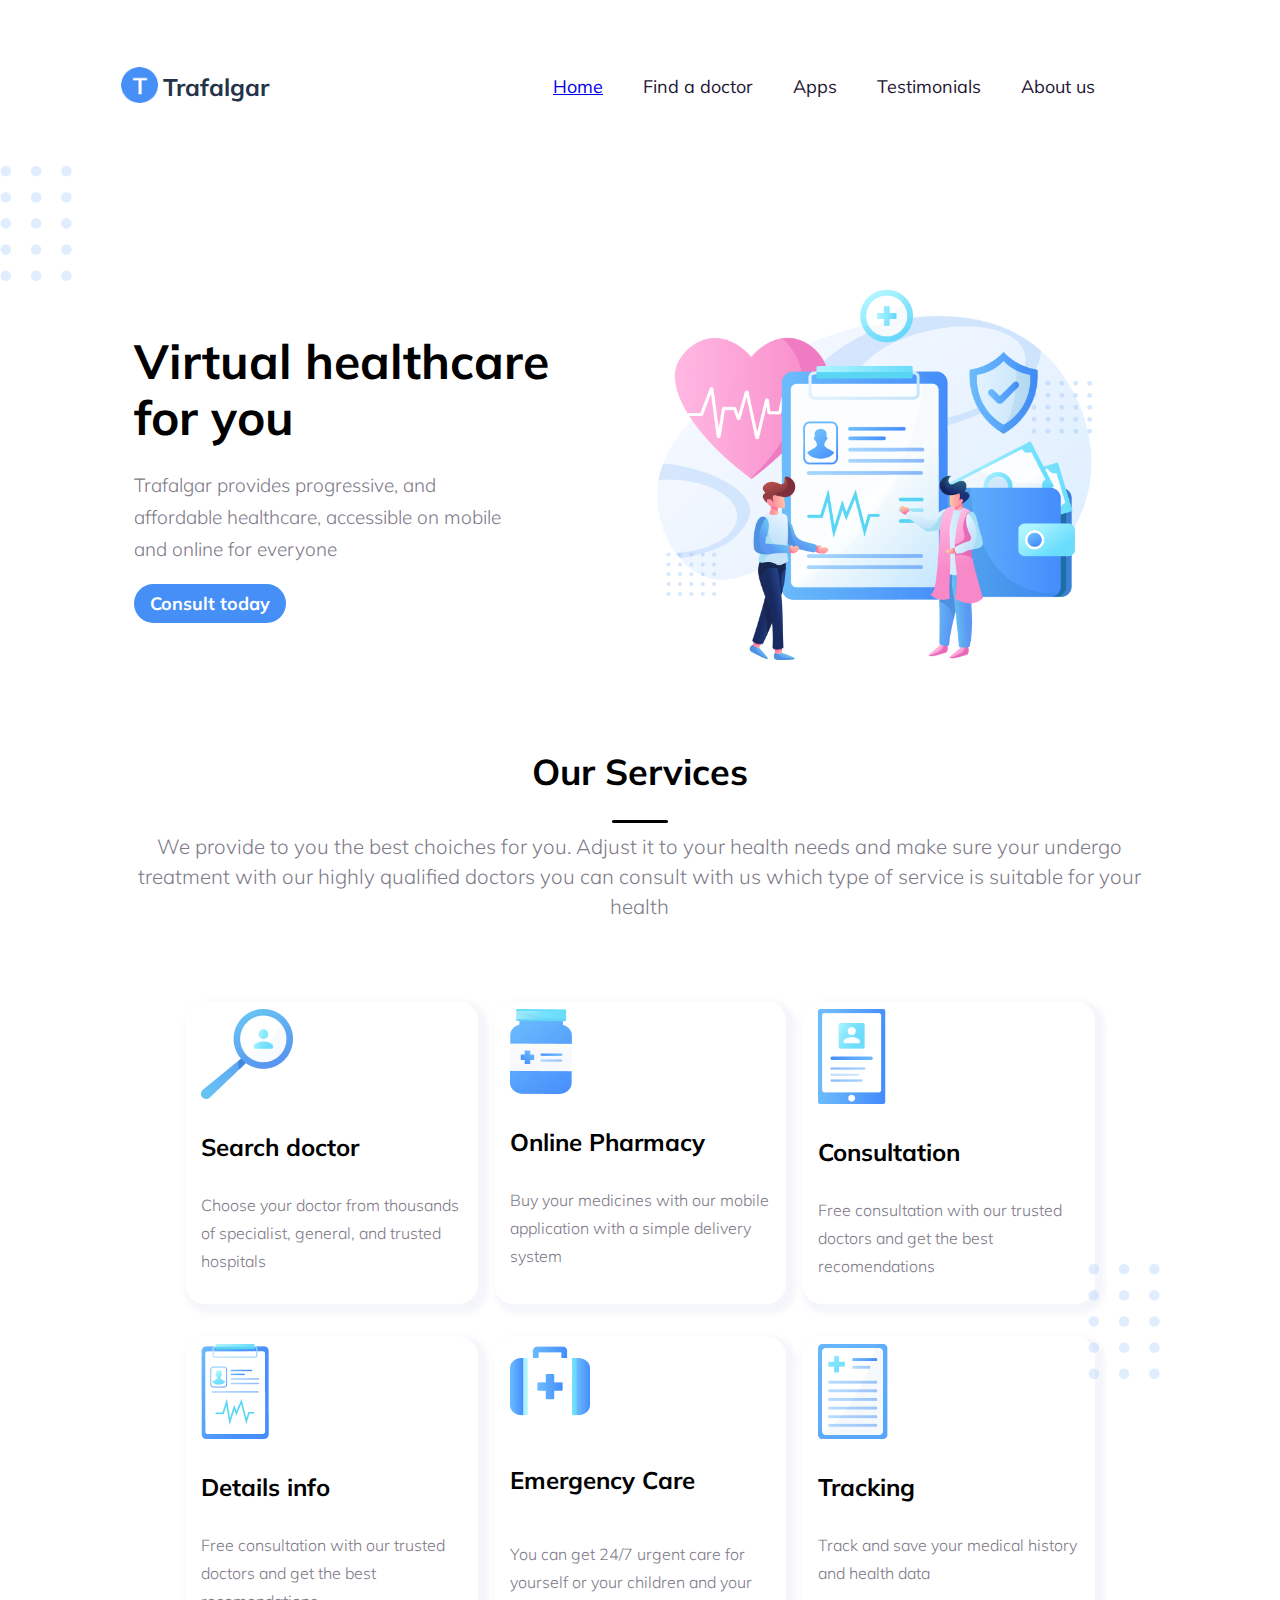
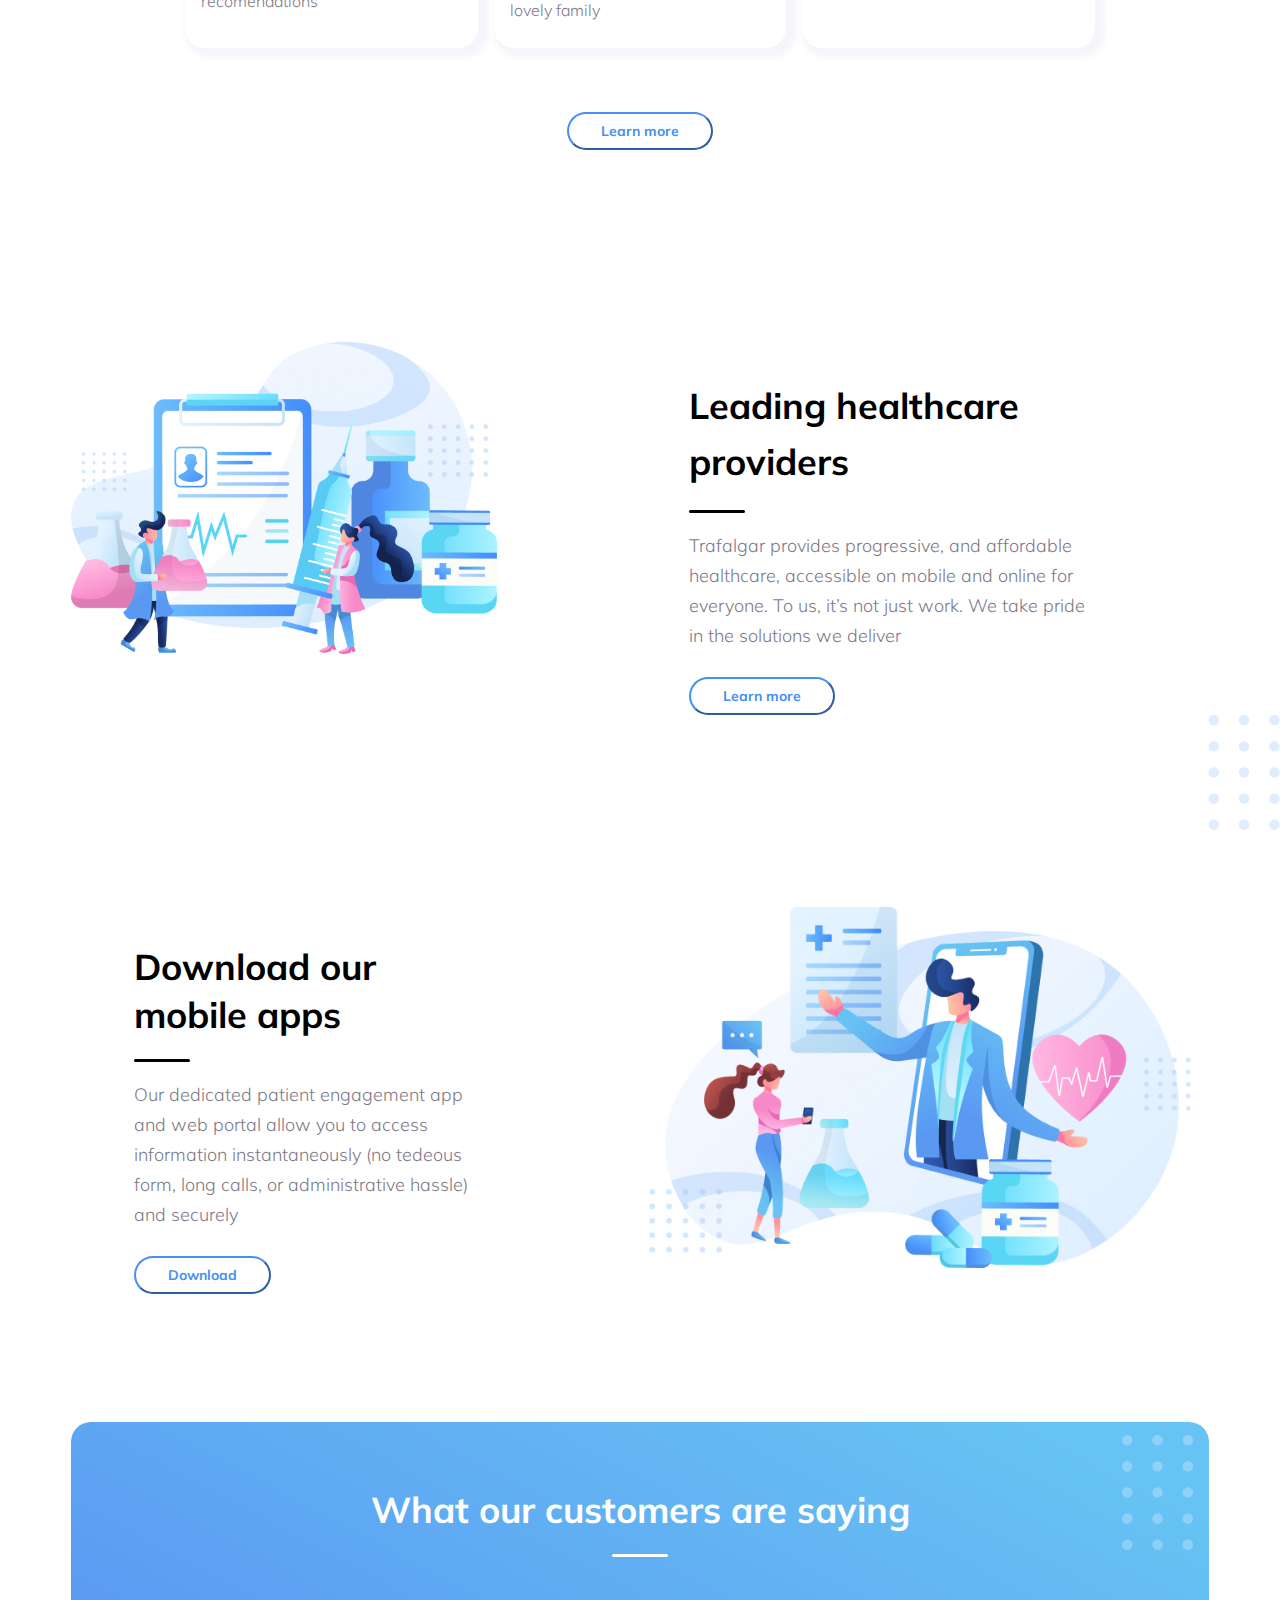
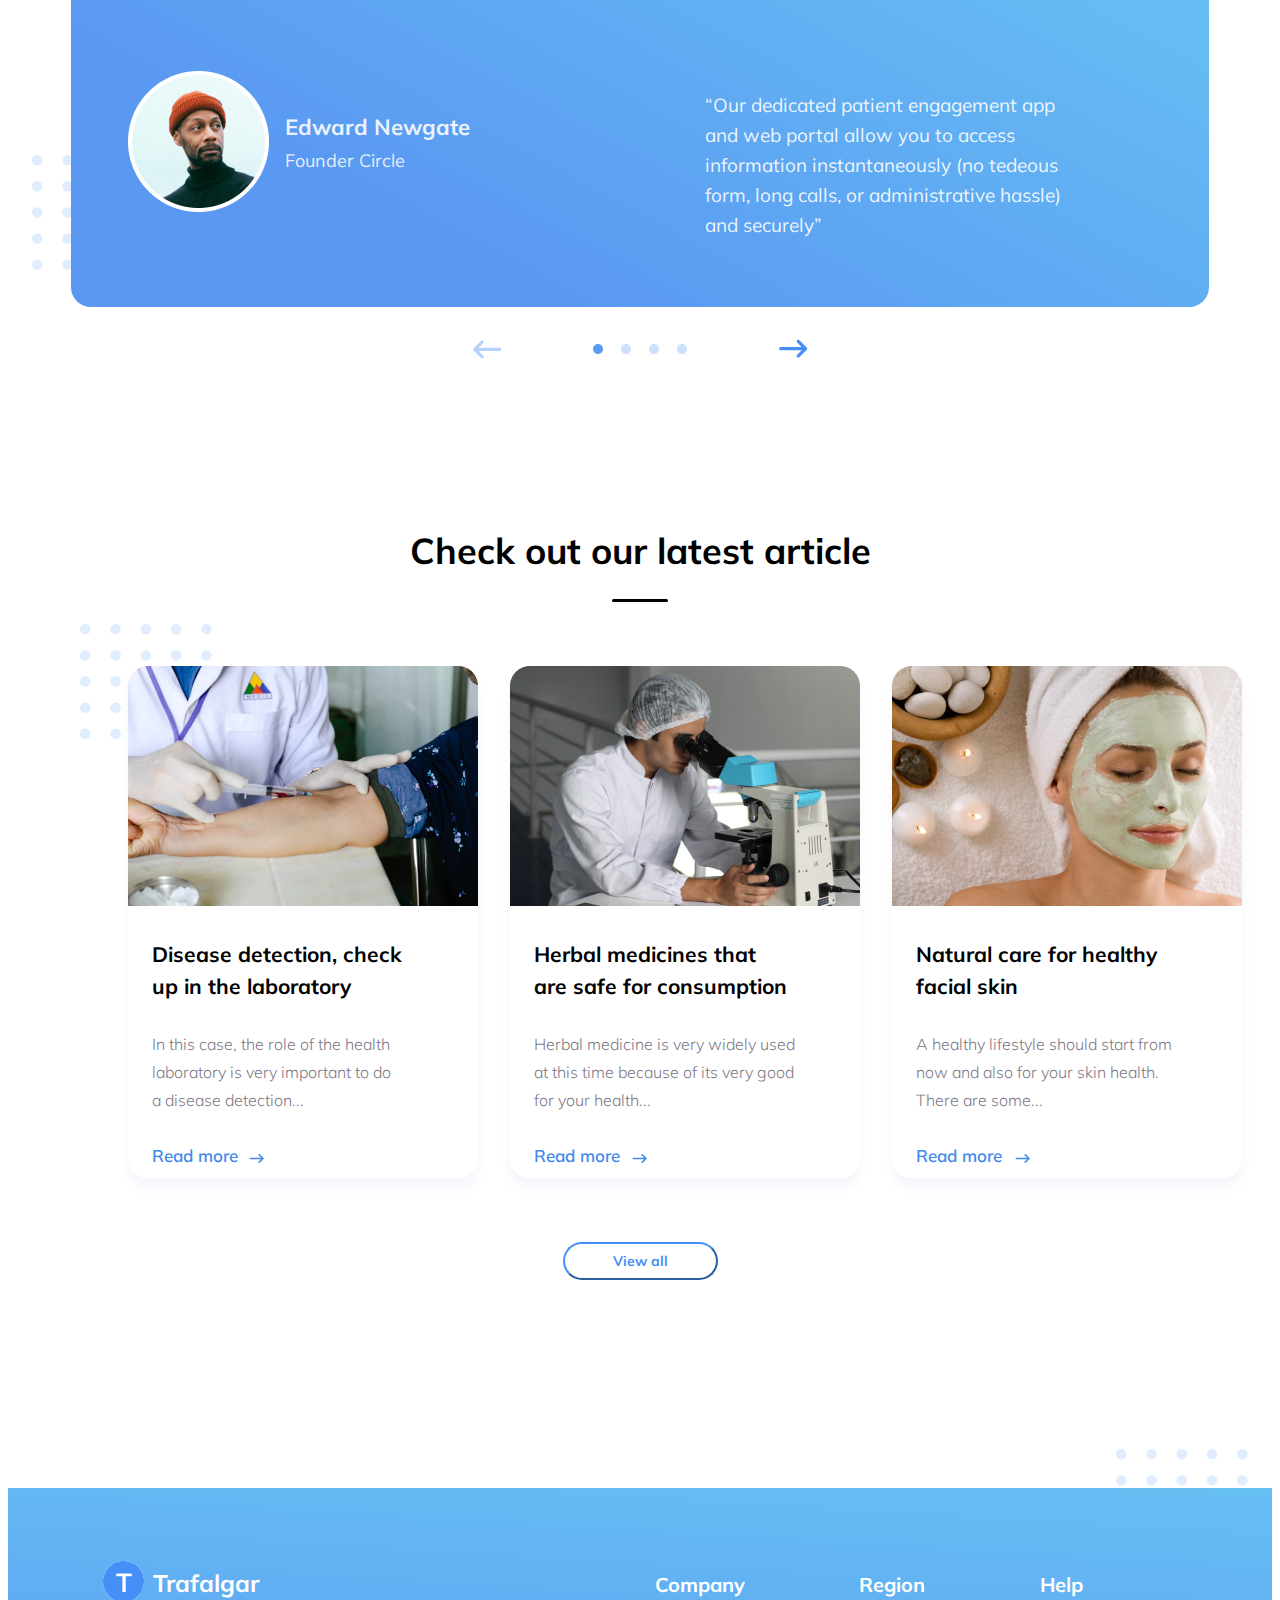
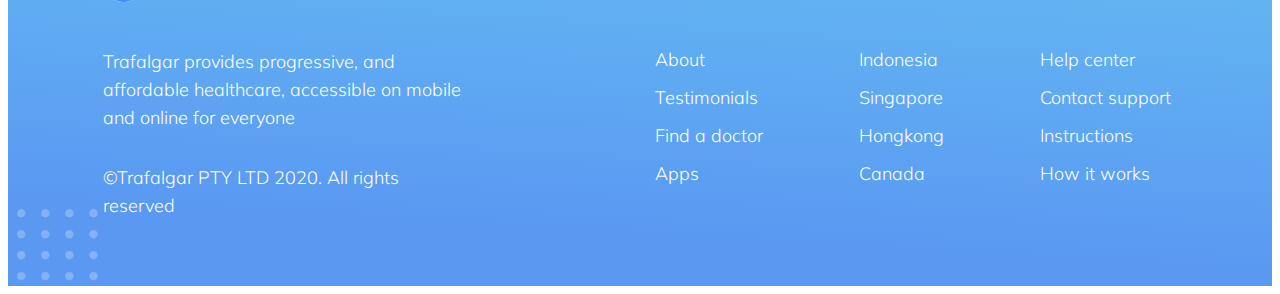
<file: index.html>
<!DOCTYPE html>
<html lang="en">
<head>
    <meta charset="UTF-8">
    <meta name="viewport" content="width=device-width, initial-scale=1.0">
    <title>Trafalgar</title>
    <link rel="preconnect" href="https://fonts.googleapis.com">
<link rel="preconnect" href="https://fonts.gstatic.com" crossorigin>
<link href="https://fonts.googleapis.com/css2?family=Mulish:ital,wght@0,200..1000;1,200..1000&display=swap" rel="stylesheet">
    <link rel="stylesheet" href="style.css"/>
</head>
<body>
    <div class="container">
        <div class="trafalgartop">
            <header>
                <div class="trafalgarlogodesign">
                <div class="trafalgarlogo">
                    <img src="images/Trafalgar logo.png" alt="Tlogo"/>
                </div>
                <div class="trafalgartext">
                    <h4>Trafalgar</h4>
                </div>
                </div>

                <nav>
                  <li>
                    <a href="/signup.html">Home</a>
                </li>
                  <li>Find a doctor</li>
                  <li>Apps</li>
                  <li>Testimonials</li>
                  <li>About us</li>
                </nav>
               </header>

               <div class="startop">
                <img src="images/traftopleft.png" alt="trafalgar"/> 
               </div>

               <div class="secondpart">
                <div class="virtualword">
                    <h3>Virtual healthcare 
                        for you</h3>
                        <p>Trafalgar provides progressive, and affordable 
                            healthcare, accessible on mobile and online 
                            for everyone</p>
                            <div class="btn">
                            <button> Consult today</button>
                            </div>
                </div>
                <div class="virtualimage">
                    <img src="images/topright.png" alt="meet"/>
                 </div>

               </div>
              
               </div>

               <div class="servicespart">
                <div class="serviceshead">
                    <div class="servicestext">
                        <h3>Our Services</h3>
                        <hr>
                        <p>We provide to you the best choiches for you. Adjust it to your health needs and make sure your undergo treatment with our highly qualified doctors you can consult with us which type of service is suitable for your health</p>
                    </div>
                  <div class="allservices">
                    <div class="servicesboxes1">
                        <div class="doc">
                            <img src="images/search.png" alt="search"/>
                            <h4>Search doctor</h4>
                            <p>Choose your doctor from thousands of specialist, general, and trusted hospitals</p>
                        </div>
                        <div class="Pharmacy">
                            <img src="images/drugcan.png" alt="drugcan"/>
                            <h4>Online Pharmacy</h4>
                            <p>Buy  your medicines with our mobile application with a simple delivery system</p>
                        </div>
                        <div class="report">
                            <img src="images/reportname.png" alt="reportname"/>
                            <h4>Consultation</h4>
                            <p>Free consultation with our trusted doctors and get the best recomendations</p>
                        </div>

                    </div>

                    <div class="servicesbox2">
                        <div class="filled">
                            <img src="images/filledreport.png" alt="filledreport"/>
                            <h4>Details info</h4>
                            <p>Free consultation with our trusted doctors and get the best recomendations</p>
                        </div>
                        <div class="firstaid">
                            <img src="images/firstaid.png" alt="firstaid"/>
                            <h4>Emergency Care</h4>
                            <p>You can get 24/7 urgent care for yourself or your children and your
                                lovely family</p>
                        </div>
                        <div class="reporter">
                            <img src="images/report.png" alt="report"/>
                            <h4>Tracking</h4>
                            <p> Track and save your medical history and health data </p>
                        </div>
                        </div>
                    </div>


                    <div class="star">
                        <img src="images/star.png"alt="star"/>
                    </div>
                    </div>
                    
                        
                    

                    <div class="learnbtn">
                        <button>Learn more</button>
                    </div>

                    <!-- <div class="bubblepicture">
                        <img src="images/bubble.png"alt="bubble"/>
                    </div> -->
                </div>


                   <div class="leading">
                    <div class="leadingflex">
                        <div class="leadingimage">
                        <img src="images/middleleft.png" alt="images/middleleft"/>
                        </div>

                        <div class="providers">
                            <h3>Leading healthcare providers</h3>
                            <hr>
                            <P>Trafalgar provides progressive, and affordable healthcare, accessible on mobile and online for everyone. To us, it’s not just work. We take pride 
                                in the solutions we deliver</P>

                                <div class="providerbtn">
                                    <button>Learn more</button>
                                </div>
                        </div>
                    </div>


                    <div class="starone">
                        <img src="images/star.png"alt="star"/>
                    </div>
                    </div>

                    <div class="leading2">
                    <div class="apps">
                        <div class="appdownload">
                            <h3>Download our 
                                mobile apps</h3>
                            <hr>
                            <P>Our dedicated patient engagement app and 
                                web portal allow you to access information instantaneously (no tedeous form, long calls, 
                                or administrative hassle) and securely</P>

                                <div class="downloadbtn">
                                    <button>Download</button>
                                </div>
                        </div>

                        <div class="providers">
                            <img src="images/bottomright.png" alt="bottomright"/>
                        </div>
                    </div>

                </div>
        

               <div class="mainsection">
                <div class="imagesection">
                        <div class="imagetext1">
                            <h3>What our customers are saying</h3>
                            <hr>
                        </div>

                        <div class="imageflex">
                         <div class="flex1">
                            <div class="mansection">
                                <img src="images/man.png" alt="man"/>
                            </div>


                            <div class="flexword">
                                <h3>Edward Newgate</h3>
                                <p>Founder Circle</p>
                            </div>
                            

                            <div class="wordingside">
                                <p>“Our dedicated patient engagement app and 
                                    web portal allow you to access information instantaneously (no tedeous form, long calls, 
                                    or administrative hassle) and securely”</p>
                            </div>
                        </div>

                        

                        
                        
                </div>
              


            </div>
            <div class="arrowclass">
                <img src="images/arrow nav.png" alt="arrow"/>
            </div>

            <div class="blueo">
                <img src="images/blueright.png"alt="blue"/>
            </div>
            <div class="bluep">
                <img src="images/blueleft.png"alt="blue"/>
            </div>

          </div>


          <div class="scientist">
            <div class="latest">
                <h3>Check out our latest article</h3>
                <hr>
            </div>

            <div class="lablevel">
                <div class="labtest">
                    <img src="images/bloodsample.png" alt="sample"/>
                    <h4>Disease detection, check 
                        up in the laboratory</h4>
                        <p>In this case, the role of the health laboratory is very important to do<br>
                            a disease detection...</p>
                            <h5>Read more</h5>
                       
                </div>

                <div class="labtest">
                    <img src="images/scientist.png" alt="scientist"/>
                    <h4>Herbal medicines that are 
                        safe for consumption</h4>
                        <p>Herbal medicine is very widely used at this time because of its very good for your health...</p>
                            <h5>Read more</h5>
                </div>

                <div class="labtest">
                    <img src="images/spaface.png" alt="spaface"/>
                    <h4>Natural care for healthy 
                        facial skin</h4>
                        <p>A healthy lifestyle should start from now and also for your skin health.
                            There are some...</p>
                            <h5>Read more</h5> 
                </div>
                
            </div>
            <div class="arrows">
            <div class="arrow1">
                <img src="images/arrow.png" alt="arrow"/>
                 </div>
                <div class="arrow2">
                <img src="images/arrow.png" alt="arrow"/>
                 </div>
                <div class="arrow3">
                <img src="images/arrow.png" alt="arrow"/>
                 </div>
                </div>


            <div class="morereading">
                    <button>View all</button>
                
            </div>

            <div class="laststar">
                <img src="images/picturestar.png"alt="star"/>
            </div>
            <!-- <div class="lastoval">
                <img src="images/ovalpicture.png"alt="oval"/>
            </div> -->
          </div>




          <div class="footercontainer">
            <footer>
                <div class="footerrightside">
                    <div class="footerlogo">
                        <div class="tsign">
                            <img src="images/Trafalgar logo.png"alt="logo"/>
                        </div>
                        <div class="logowords">
                            <h4>Trafalgar</h4>
                        </div>
                    </div>

                    <h3>Trafalgar provides progressive, and affordable healthcare, accessible on mobile and online 
                        for everyone</h3>
                       <div class="lastlast">
                        <h3>©Trafalgar PTY LTD 2020. All rights reserved</h3>
                    </div>
                </div>

                <div class="flexside">
                    <div class="company">
                        <h4>Company</h4>
                          <li>About</li>
                          <li>Testimonials</li>
                          <li>Find a doctor</li>
                          <li>Apps</li>
                       </div> 
                    <div class="company">
                        <h4>Region</h4>
                          <li>Indonesia</li>
                          <li>Singapore</li>
                          <li>Hongkong</li>
                          <li>Canada</li>
                       </div> 
                    <div class="company">
                        <h4>Help</h4>
                          <li>Help center</li>
                          <li>Contact support</li>
                          <li>Instructions</li>
                          <li>How it works</li>
                       </div> 


                </div>
            </footer>

            
          </div>
          <div class="footerstar">
            <img src="images/footerright.png" alt="footerstar"/>
        </div>
        <div class="footerstar2">
            <img src="images/footerleft.png" alt="footerstar2"/>
        </div>

            </div>
        </div>
    </div>
</body>
</html>
</file>
<file: style.css>
@import url('https://fonts.googleapis.com/css2?family=Mulish:ital,wght@0,200..1000;1,200..1000&display=swap');


.container{
    width: 100%;
}

.trafalgartop{
    width: 80%;
    margin: auto;
}


.trafalgarlogodesign{
    display: flex;
    align-items: center;
    margin-left: -4rem;
}

header {
    display: flex;
    justify-content: space-between;
    width: 90%;
    margin: auto;
    align-items: center;
    padding: 2rem 0;
  }

nav{
    display: flex;
    list-style: none;
    gap: 2.5rem;
}

.trafalgarlogo img{
    width: 90%;
}

.trafalgartext h4{
font-family: Mulish;
font-size: 24px;
font-weight: 700;
line-height: 30.12px;
text-align: left;
color: #233348;
;

}

.startop{
    margin-left: -9rem;
    width: 5%;
}



li{
font-family: Mulish;
font-size: 18px;
font-weight: 400;
line-height: 22.59px;
text-align: left;
color: #1F1534;
}

.secondpart{
    display: flex;
    width: 100%;
}

.virtualimage img{
    width: 92%;
    margin-left: -1rem;
    margin-right: 6rem;
}

.virtualword h3{
font-family: Mulish;
font-size: 48px;
font-weight: 700;
line-height: 56px;
text-align: left;
color: #000000;
width: 85%;
margin-bottom: 1.5rem;

}

.virtualword p{
font-family: Mulish;
font-size: 19px;
font-weight: 300;
line-height: 32px;
text-align: left;
color: #7D7987;
width: 70%;



}

.btn button{
color: #ffff;
font-family: Mulish;
font-size: 18px;
font-weight: 700;
line-height: normal;
text-align: left;
border-radius: 50px;
background: #458FF6;
padding: 0.5rem 1rem;
border: none;
cursor: pointer;


}

.servicespart{
    width: 90%;
    margin: auto;
    margin-top: 5rem;
    

}

.servicestext h3{
font-family: Mulish;
font-size: 36px;
font-weight: 700;
line-height: 56px;
text-align: center;
color: #000000;

}

hr{
    width: 5%;
    padding-top:0.2rem;
    background-color: #000000;
    border-radius: 100px;
    border: none;
    margin-top: -1rem;

}

.servicestext p{
font-family: Mulish;
font-size: 20.5px;
font-weight: 290;
line-height: 30px;
text-align: center;
width: 90%;
margin: auto;
color: #7D7987;
margin-bottom: 5rem;


}

.allservices{
    margin-top: rem;
    width: 80%;
    margin: auto;
    
}

.servicesboxes1{
    display: flex;
    gap: 1rem;
    margin: auto;
    margin-bottom: 2rem;
    width: 100%;
}

.servicesbox2{
    display: flex;
    gap: 1rem;
    margin: auto;
    margin-bottom: 2rem;
    width: 100%;
}

.doc h4{
font-family: Mulish;
font-size: 24px;
font-weight: 700;
line-height: 56px;
text-align: left;
color: #000000;
margin-top: 1rem;
margin-bottom: 1rem;


}

.doc p{
    font-family: Mulish;
    font-size: 16px;
    font-weight: 300;
    text-align:left; 
    line-height: 28px;
    color: #7D7987;
    

    
}

.Pharmacy h4{
font-family: Mulish;
font-size: 24px;
font-weight: 700;
line-height: 56px;
text-align: left;
color: #000000;
margin-top: 1rem;
margin-bottom: 1rem;

}

.Pharmacy p{
    font-family: Mulish;
    font-size: 16px;
    font-weight: 300;
    line-height: 28px;
    text-align: left;
    color: #7D7987;
    
}

.report h4{
    font-family: Mulish;
    font-size: 24px;
    font-weight: 700;
    line-height: 56px;
    text-align: left;
    color: #000000;
    margin-top: 1rem;
    margin-bottom: 1rem;
}

.report p{
    font-family: Mulish;
    font-size: 16px;
    font-weight: 300;
    line-height: 28px;
    text-align: left;
    color: #7D7987;
   
}

.filled h4{
    font-family: Mulish;
    font-size: 24px;
    font-weight: 700;
    line-height: 56px;
    text-align: left;
    color: #000000;
    margin-top: 1rem;
    margin-bottom: 1rem;
}

.filled p{
    font-family: Mulish;
    font-size: 16px;
    font-weight: 300;
    line-height: 28px;
    text-align: left;
    color: #7D7987;
}

.firstaid h4{
    font-family: Mulish;
    font-size: 24px;
    font-weight: 700;
    line-height: 56px;
    text-align: left;
    color: #000000;
    /* margin-top: 2.2rem;
    margin-bottom: 1rem; */
}

.firstaid p{
    font-family: Mulish;
    font-size: 16px;
    font-weight: 300;
    line-height: 28px;
    text-align: left;
    color: #7D7987;
    
    
}

.reporter h4{
    font-family: Mulish;
    font-size: 24px;
    font-weight: 700;
    line-height: 56px;
    text-align: left;
    color: #000000;
    margin-top: 1rem;
    margin-bottom: 1rem;
}

.reporter p{
    font-family: Mulish;
    font-size: 16px;
    font-weight: 300;
    line-height: 28px;
    text-align: left;
    color: #7D7987;
    
} 
.doc{
    border-radius: 20px;
    box-shadow: 5px 5px 5px 5px #E5E9F666;
    padding: 0.5rem 1rem;
    color: #ffff;
    width: 30%;
}

.Pharmacy{
    border-radius: 20px;
    box-shadow: 5px 5px 5px 5px #E5E9F666;
    padding: 0.5rem 1rem;
    color: #ffff;
    width: 30%;
}

.reporter{
    border-radius: 20px;
    box-shadow: 5px 5px 5px 5px #E5E9F666;
    padding: 0.5rem 1rem;
    color: #ffff;
    width: 30%;
}

.report{
    border-radius: 20px;
    box-shadow: 5px 5px 5px 5px #E5E9F666;
    padding: 0.5rem 1rem;
    color: #ffff;
    width: 30%;
}

.firstaid{
    border-radius: 20px;
    box-shadow: 5px 5px 5px 5px #E5E9F666;
    padding: 0.5rem 1rem;
    color: #ffff;
    width: 30%;
}

.filled{
    border-radius: 20px;
    box-shadow: 5px 5px 5px 5px #E5E9F666;
    padding: 0.5rem 1rem;
    width: 30%;
    

}


.star{
    margin-right: 7.5rem;
    margin-top: -26rem;
    position: absolute;
    
    right: 0;
}

.learnbtn{
    justify-content: center;
    align-items: center;
    display: flex;
}

/* .bubblepicture{
    margin-left: -3.5rem;
    margin-top: -62rem;
    position: absolute;
    left: 0;
    z-index: index 22; ;
    

    
    
} */

.bubblepicture img{
    width: 90%;
}
.learnbtn button{
color:#458FF6;
font-family: Mulish;
font-size: 14px;
font-weight: 700;
line-height: normal;
text-align: left;
border-radius: 50px;
padding: 0.5rem 2rem;
border-color: #458FF6;
background: none;
cursor: pointer;
margin-top: 2rem;


}

.leading{
    width: 90%;
    margin: auto;
    margin-top: 12rem;
    gap: rem;
}

.leadingimage{
    width:100%
}

.leadingimage img{
    width: 100%;
    
}




.leadingflex{
    display: flex;
    gap: 12rem;
    /* width: 100%;
    margin: auto; */
}

.providers{
    width: 100%;
    margin-right: -3rem;
}

.providers h3{
font-family: Mulish;
font-size: 36px;
font-weight: 700;
line-height: 56px;
text-align: left;
color: #000000;
width: 70%;


}

.providers hr{
    width: 56px;
    padding-top:0.2rem;
    background-color: #000000;
    margin-top: -1rem;
    margin-right: 32rem;

}

.providers p{
font-family: Mulish;
font-size: 18px;
font-weight: 300;
line-height: 30px;
text-align: left;
color: #7D7987;
width: 70%;


}
.providerbtn button{
color:#458FF6;
font-family: Mulish;
font-size: 14px;
font-weight: 700;
line-height: normal;
text-align: left;
border-radius: 50px;
padding: 0.5rem 2rem;
border-color: #458FF6;
background: none;
cursor: pointer;
margin-top: 0.5rem;
}


.starone{
   
    position: absolute;
    
    right: 0;
}




.leading2{
    width: 80%;
    margin: auto;
    margin-top: 12rem;
    /* gap: 1rem; */
}

.providers{
width: 100%;
}

.providers img{
    width: 100%;
}


.apps{
    margin: auto;
    display: flex;
    margin-top: 8rem;
    gap: -5rem;
    
    
}

.appdownload h3{
font-family: Mulish;
font-size: 36px;
font-weight: 700;
line-height: 48px;
text-align: left;
color: #000000;
width: 60%;


}
.appdownload{
    width: 50%;

}
.appdownload hr{
    width: 56px;
    padding-top:0.2rem;
    background-color: #000000;
    margin-top: -1rem;
    margin-right: 50rem;
}

.appdownload p{
font-family: Mulish;
font-size: 18px;
font-weight: 300;
line-height: 30px;
text-align: left;
color: #7D7987;
width: 70%;

}

.downloadbtn button{
    color:#458FF6;
    font-family: Mulish;
    font-size: 14px;
    font-weight: 700;
    line-height: normal;
    text-align: left;
    border-radius: 50px;
    padding: 0.5rem 2rem;
    border-color: #458FF6;
    background: none;
    cursor: pointer;
    margin-top: 0.5rem; 
    margin-bottom: 8rem; 
}






.imagesection{
    background: linear-gradient(208.18deg, #67C3F3 9.05%, #5A98F2 76.74%);
    width:90% ;
    margin: auto;
    border-radius: 20px;

}

.imagetext1{
   padding-top: 2rem;
}

.imagetext1 h3{
font-family: Mulish;
font-size: 36px;
font-weight: 700;
line-height: 48px;
text-align: center;
color: #FFFFFF;
margin-top: 2rem;

}

.imagetext1 hr{
    width: 5%;
    padding-top:0.2rem;
    background-color: white;
    border-radius: 100px;
    border: none;
    margin-top: -1rem;

}

.flex1{
    display: flex;
    justify-content: center;
    gap: 9rem;
    margin-top: 6.6rem;
    margin-bottom: 3rem;

    
    
}

.imageflex{
    display: flex;
    width: 90%;
    margin: auto;
    
}

.flexword h3{
    font-family: Mulish;
    font-size: 22px;
    font-weight: 700;
    line-height: 48px;
    text-align: left;
    color: #FFFFFFE5;
    margin-top: 1rem;
    margin-bottom: -2rem;



}

.flexword p{
    font-family: Mulish;
    font-size: 18px;
    font-weight: 400;
    line-height: 48px;
    text-align: left;
    
color: #FFFFFFD9;


}



.wordingside p{
font-family: Mulish;
font-size: 19px;
font-weight: 400;
line-height: 30px;
text-align: left;
color: #FFFFFFE5;
width: 78%;
margin-left: 3rem;



}


.mansection{
    align-items: center;
}

.flexword{
    width: 70%;
    margin-left: -8rem;
    margin-top: 1rem;
    
}


.blueo{
margin-right: 1.6rem;
right: 0;
margin-top: -33rem;
position: absolute;


    
}

.bluep {
    left : 0;
    position : absolute;
    margin-top : -13rem;
    margin-left : 2rem;
    z-index: -1;
}

.arrowclass{
    margin-top: 2rem;
  text-align: center;
}

.scientist{
    width: 90%;
    margin: auto;
    margin-top: 10rem;
}

.latest h3{
font-family: Mulish;
font-size: 36px;
font-weight: 700;
line-height: 56px;
text-align: center;
color: #000000;



}

.latest hr{
    margin-bottom: 4rem;
}

.lablevel{
    display:flex;
    width: 90%;
    margin: auto;
    gap: 2rem;
}



.labtest h4{
    font-family: Mulish;
font-size: 21px;
font-weight: 700;
line-height: 32px;
text-align: left;
color: #000000;
width: 74%;
margin-left: 1.5rem;



}

.labtest p{
    font-family: Mulish;
font-size: 16px;
font-weight: 300;
line-height: 28px;
text-align: left;
color: #7D7987;
width: 78%;
margin-left: 1.5rem;


}


.labtest h5{
    font-family: Mulish;
font-size: 17px;
font-weight: 600;
line-height: 28px;
text-align: left;
color: #4089ED;
margin-left: 1.5rem;




}

.labtest{
    width: 350px;
    height: 512px;
    top: 4596px;
    left: 1010px;
    gap: 0px;
    border-radius: 20px 20px 20px 20px;
    opacity: 0px;
    box-shadow: 0px 10px 10px 0px #E5E9F666;
    

}

.arrows{
    display: flex;
    gap:30rem;
width: 80%;
margin: auto;}

.arrow1{
 margin-top: -1.8rem;
 margin-left: 4rem;
}
.arrow2{
    margin-top: -1.8rem;
    margin-left: -7rem;

}
.arrow3{
    margin-top: -1.8rem;
    margin-left: -7rem;
}

.morereading button{
    color:#458FF6;
    font-family: Mulish;
    font-size: 14px;
    font-weight: 700;
    line-height: normal;
    text-align: left;
    border-radius: 50px;
    padding: 0.5rem 3rem;
    border-color: #458FF6;
    background: none;
    cursor: pointer;
    margin-top: 4rem; 
    margin-bottom: 5rem;
    
   
}

.morereading{
    text-align: center;
}

.laststar{
    margin-top: -46rem;
    left: 0;
    position: absolute;
    z-index: -1;
    margin-left: 5rem;
}

.lastoval{
    margin-top: -50rem;
    right: 0;
    position: absolute;
    z-index: -90;
    margin-right: -11rem;
    
    
}

 

.footercontainer{
    width: 100%;
    background: linear-gradient(183.41deg, #67C3F3 -8.57%, #5A98F2 82.96%);
    

}

footer{
    width: 85%;
    margin: auto;
    display: flex;
    gap: 12rem;
    padding-top: 3rem;
    padding-bottom: 3rem;
    margin-top: 8rem;
  
}

.footerlogo{
    display: flex;
    align-items: center;
    gap: 0.5rem;
}

.tsign img{
    width: 100%;
    height: 100%;
}

.logowords h4{
font-family: Mulish;
font-size: 24px;
font-weight: 700;
line-height: 30.12px;
text-align: left;
color: #FFFFFF;


}

.footerrightside h3{
    font-family: Mulish;
font-size: 18px;
font-weight: 300;
line-height: 28px;
text-align: left;
color: #FFFFFF;

}

.lastlast h3{
    font-family: Mulish;
font-size: 18px;
font-weight: 300;
line-height: 28px;
text-align: left;
color: #FFFFFF;
margin-top: 2rem;
}

.flexside{
    display: flex;
    gap: 6rem;
    margin-top: -0.5rem;
    
}

.company h4{
    font-family: Mulish;
font-size: 20px;
font-weight: 700;
line-height: 60px;
text-align: left;
color: #FFFFFF;


}

.company li{
    list-style: none;
    font-family: Mulish;
font-size: 18px;
font-weight: 300;
line-height: 38px;
text-align: left;
color: #FFFFFF;


}

.footerrightside{
    width: 33.5%;
}

.footerstar{
    right: 0;
    position: absolute;
    margin-top: -27.3rem;
    margin-right: 2rem;
    z-index: -1;
}

.footerstar2{
    
    position: absolute;
    margin-top: -4.8rem;
   
}

.footerstar2 img{
    width: 80%;
}




@media screen and (max-width: 1024px){
nav{
    gap: 1.5rem;
}
.virtualword h3{
    font-family: Mulish;
    font-size: 48px;
    font-weight: 700;
    line-height: 56px;
    text-align: left;
    color: #000000;
    width: 100%;
    margin-bottom: 1.5rem;
    
    }

    .virtualword p{
        font-family: Mulish;
        font-size: 19px;
        font-weight: 300;
        line-height: 32px;
        text-align: left;
        color: #7D7987;
        width: 93%;
        
        
        
        }

        .virtualimage img{
            width: 100%;
            margin-left: -0.5rem;
            margin-right: 6rem;
        }

        .leadingimage{
            width:50%
        }
        
        .leadingimage img{
            width: 160%;
            
        }

        .providers{
            margin-right: -10rem;
        }

        .appdownload h3{
            width: 80%;
        }
        .appdownload p{
            width: 90%;
        }

        .providers img{
            width: 90%;
        }

        
.imagesection{
    background: linear-gradient(208.18deg, #67C3F3 9.05%, #5A98F2 76.74%);
    width:90% ;
    margin: auto;
    border-radius: 20px;

}

.imagetext1{
   padding-top: 2rem;
}

.imagetext1 h3{
font-family: Mulish;
font-size: 28px;
font-weight: 700;
line-height: 48px;
text-align: center;
color: #FFFFFF;
margin-top: 2rem;

}

.imagetext1 hr{
    width: 5%;
    padding-top:0.2rem;
    background-color: white;
    border-radius: 100px;
    border: none;
    margin-top: -1rem;

}

.flex1{
    display: flex;
    justify-content: center;
    gap: 9rem;
    margin-top: 6.6rem;
    margin-bottom: 3rem;

    
    
}

.imageflex{
    display: flex;
    width: 90%;
    margin: auto;
    
}

.flexword h3{
    font-family: Mulish;
    font-size: 16px;
    font-weight: 700;
    line-height: 48px;
    text-align: left;
    color: #FFFFFFE5;
    margin-top: 1rem;
    margin-bottom: -2rem;



}

.flexword p{
    font-family: Mulish;
    font-size: 15px;
    font-weight: 400;
    line-height: 48px;
    text-align: left;
    
color: #FFFFFFD9;


}



.wordingside p{
font-family: Mulish;
font-size: 16px;
font-weight: 400;
line-height: 30px;
text-align: left;
color: #FFFFFFE5;
width: 90%;
margin-right: 13rem;



}


.mansection{
    align-items: center;
}

.flexword{
    width: 70%;
    margin-left: -8rem;
    margin-top: 1rem;
    
}

.blueo{
    margin-right: -0rem;
    right: 0;
    margin-top: -30.5rem;
    position: absolute;
    
    
        
    }
    
    .bluep {
        left : 0;
        position : absolute;
        margin-top : -13rem;
        margin-left : -0rem;
        z-index: -1;
    }

    .lablevel{
        display:flex;
        width: 90%;
        margin: auto;
        gap: 1.5rem;
        margin-left: 3rem;
    }
    
    
    
    .labtest h4{
        font-family: Mulish;
    font-size: 21px;
    font-weight: 700;
    line-height: 32px;
    text-align: left;
    color: #000000;
    width: 74%;
    margin-left: 1.5rem;
    
    
    
    }
    
    .labtest p{
        font-family: Mulish;
    font-size: 16px;
    font-weight: 300;
    line-height: 28px;
    text-align: left;
    color: #7D7987;
    width: 78%;
    margin-left: 1.5rem;
    
    
    }
    
    
    .labtest h5{
        font-family: Mulish;
    font-size: 17px;
    font-weight: 600;
    line-height: 28px;
    text-align: left;
    color: #4089ED;
    margin-left: 1.5rem;
    
    
    
    
    }
    
    .labtest{
        
        width: 50%;
        height: 512px;
        top: 4596px;
        left: 1010px;
        gap: 0px;
        border-radius: 20px 20px 20px 20px;
        opacity: 0px;
        box-shadow: 0px 10px 10px 0px #E5E9F666;
        
    
    }
    
    .arrows{
        display: flex;
        gap:30rem;
    width: 80%;
    margin: auto;}
    
    .arrow1{
     margin-top: -1.8rem;
     margin-left: 4rem;
    }
    .arrow2{
        margin-top: -1.8rem;
        margin-left: -7rem;
    
    }
    .arrow3{
        margin-top: -1.8rem;
        margin-left: -7rem;
    }

    .morereading button{
        color:#458FF6;
        font-family: Mulish;
        font-size: 14px;
        font-weight: 700;
        line-height: normal;
        text-align: left;
        border-radius: 50px;
        padding: 0.5rem 3rem;
        border-color: #458FF6;
        background: none;
        cursor: pointer;
        margin-top: 4rem; 
        margin-bottom: 5rem;
        
        
       
    }
    .footercontainer{
        width: 100%;
        background: linear-gradient(183.41deg, #67C3F3 -8.57%, #5A98F2 82.96%);
        
    
    }
    
    footer{
        width: 85%;
        margin: auto;
        display: flex;
        gap: 12rem;
        padding-top: 3rem;
        padding-bottom: 3rem;
        margin-top: 8rem;
      
    }
    
    .footerlogo{
        display: flex;
        align-items: center;
        gap: 0.5rem;
    }
    
    .tsign img{
        width: 100%;
        height: 100%;
    }
    
    .logowords h4{
    font-family: Mulish;
    font-size: 24px;
    font-weight: 700;
    line-height: 30.12px;
    text-align: left;
    color: #FFFFFF;
    
    
    
    }
    
    .footerrightside h3{
        font-family: Mulish;
    font-size: 16px;
    font-weight: 300;
    line-height: 28px;
    text-align: left;
    color: #FFFFFF;
    width: 180%;
    
    
    
    }
    
    .lastlast h3{
        font-family: Mulish;
    font-size: 16px;
    font-weight: 300;
    line-height: 28px;
    text-align: left;
    color: #FFFFFF;
    margin-top: 2rem;
    }
    
    .flexside{
        display: flex;
        gap: 6rem;
        margin-top: -0.5rem;
        
    }
    
    .company h4{
        font-family: Mulish;
    font-size: 20px;
    font-weight: 700;
    line-height: 60px;
    text-align: left;
    color: #FFFFFF;
    
    
    }
    
    .company li{
        list-style: none;
        font-family: Mulish;
    font-size: 16px;
    font-weight: 300;
    line-height: 38px;
    text-align: left;
    color: #FFFFFF;
    width: 150%;
    
    
    }
    
    .footerrightside{
        /* width: 33.5%; */
    }
    
    .footerstar{
        right: 0;
        position: absolute;
        margin-top: -27.3rem;
        margin-right: 2rem;
        z-index: -1;
    }
    
    .footerstar2{
        
        position: absolute;
        margin-top: -4.8rem;
       
    }
    
    .footerstar2 img{
        width: 80%;
    }
    









}


@media screen and (max-width: 480px){

nav{
    display: none;
}

.trafalgarlogodesign{
    display: flex;
    align-items: center;
    width: 100%;
    margin: auto;

}

.secondpart{
    margin-top: -7rem;
    display: block;
    width: 100%;
}

.virtualimage img{
    width: 92%;
    margin-left: -1rem;
    margin-right: 6rem;
}

.virtualword h3{
    font-family: Mulish;
    font-size: 46px;
    font-weight: 700;
    line-height: 56px;
    text-align: left;
    color: #000000;
    width: 115%;
    margin-bottom: 1.5rem;
    
    }
    
    .virtualword p{
    font-family: Mulish;
    font-size: 19px;
    font-weight: 300;
    line-height: 32px;
    text-align: left;
    color: #7D7987;
    width: 108%;
    
    
    
    }
    .virtualimage img{
        width: 100%;
        margin-top: 1rem;
       
    }

    
.servicespart{
    width: 90%;
    margin: auto;
    margin-top: 5rem;
    

}

.servicestext h3{
font-family: Mulish;
font-size: 36px;
font-weight: 700;
line-height: 56px;
text-align: center;
color: #000000;

}

hr{
    width: 10%;
    padding-top:0.2rem;
    background-color: #000000;
    border-radius: 100px;
    border: none;
    margin-top: -1rem;

}

.servicestext p{
font-family: Mulish;
font-size: 18px;
font-weight: 290;
line-height: 30px;
text-align: center;
width: 100%;
margin: auto;
color: #7D7987;
margin-bottom: 5rem;


}

.servicesboxes1{
    display: block;
    /* gap: 1rem; */
    margin: auto;
    margin-bottom: 2rem;
    /* width: 100%; */
}

.servicesbox2{
    display: block;
    /* gap: 1rem; */
    margin: auto;
    margin-bottom: 2rem;
    /* width: 100%; */
}


.doc h4{
    font-family: Mulish;
    font-size: 24px;
    font-weight: 700;
    line-height: 56px;
    text-align: left;
    color: #000000;
    margin-top: 1rem;
    margin-bottom: 1rem;
    
    
    
    }
    
    .doc p{
        font-family: Mulish;
        font-size: 16px;
        font-weight: 300;
        text-align:left; 
        line-height: 28px;
        color: #7D7987;
        
        
    
        
    }
    
    .Pharmacy h4{
    font-family: Mulish;
    font-size: 24px;
    font-weight: 700;
    line-height: 56px;
    text-align: left;
    color: #000000;
    margin-top: 1rem;
    margin-bottom: 1rem;
    
    }
    
    .Pharmacy p{
        font-family: Mulish;
        font-size: 16px;
        font-weight: 300;
        line-height: 28px;
        text-align: left;
        color: #7D7987;
        
    }
    
    .report h4{
        font-family: Mulish;
        font-size: 24px;
        font-weight: 700;
        line-height: 56px;
        text-align: left;
        color: #000000;
        margin-top: 1rem;
        margin-bottom: 1rem;
    }
    
    .report p{
        font-family: Mulish;
        font-size: 16px;
        font-weight: 300;
        line-height: 28px;
        text-align: left;
        color: #7D7987;
       
    }
    
    .filled h4{
        font-family: Mulish;
        font-size: 24px;
        font-weight: 700;
        line-height: 56px;
        text-align: left;
        color: #000000;
        margin-top: 1rem;
        margin-bottom: 1rem;
    }
    
    .filled p{
        font-family: Mulish;
        font-size: 16px;
        font-weight: 300;
        line-height: 28px;
        text-align: left;
        color: #7D7987;
    }
    
    .firstaid h4{
        font-family: Mulish;
        font-size: 24px;
        font-weight: 700;
        line-height: 56px;
        text-align: left;
        color: #000000;
        /* margin-top: 2.2rem;
        margin-bottom: 1rem; */
    }
    
    .firstaid p{
        font-family: Mulish;
        font-size: 16px;
        font-weight: 300;
        line-height: 28px;
        text-align: left;
        color: #7D7987;
        
        
    }
    
    .reporter h4{
        font-family: Mulish;
        font-size: 24px;
        font-weight: 700;
        line-height: 56px;
        text-align: left;
        color: #000000;
        margin-top: 1rem;
        margin-bottom: 1rem;
    }
    
    .reporter p{
        font-family: Mulish;
        font-size: 16px;
        font-weight: 300;
        line-height: 28px;
        text-align: left;
        color: #7D7987;
        
    } 
    .doc{
        border-radius: 20px;
        box-shadow: 5px 5px 5px 5px #E5E9F666;
        padding: 0.5rem 1rem;
        color: #ffff;

        width: 100%;
        margin-bottom: 2rem;
    }
    
    .Pharmacy{
        border-radius: 20px;
        box-shadow: 5px 5px 5px 5px #E5E9F666;
        padding: 0.5rem 1rem;
        color: #ffff;
        width: 100%;
        margin-bottom: 2rem;
    }
    
    .reporter{
        border-radius: 20px;
        box-shadow: 5px 5px 5px 5px #E5E9F666;
        padding: 0.5rem 1rem;
        color: #ffff;
        width: 100%;
        margin-bottom: 2rem;
    }
    
    .report{
        border-radius: 20px;
        box-shadow: 5px 5px 5px 5px #E5E9F666;
        padding: 0.5rem 1rem;
        color: #ffff;
        width: 100%;
        margin-bottom: 2rem;
    }
    
    .firstaid{
        border-radius: 20px;
        box-shadow: 5px 5px 5px 5px #E5E9F666;
        padding: 0.5rem 1rem;
        color: #ffff;
        width: 100%;
        margin-bottom: 2rem;
    }
    
    .filled{
        border-radius: 20px;
        box-shadow: 5px 5px 5px 5px #E5E9F666;
        padding: 0.5rem 1rem;
        width: 100%;
        margin-bottom: 2rem;
        
    
    }

    .star{
        display: none;
    }

    .leading{
        width: 90%;
        margin: auto;
        margin-top: 12rem;
        gap: rem;
    }
    
    .leadingimage{
        width:100%
    }
    
    .leadingimage img{
        width: 100%;
        
    }
    
    
    
    
    .leadingflex{
        display: block;
        /* gap: 12rem; */
        /* width: 100%;
        margin: auto; */
    }
    
    .providers h3{
        font-family: Mulish;
        font-size: 36px;
        font-weight: 700;
        line-height: 56px;
        text-align: left;
        color: #000000;
        width: 80%;
        
        
        }
        
        .providers hr{
            width: 56px;
            padding-top:0.2rem;
            background-color: #000000;
            margin-top: -1rem;
            margin-right: 32rem;
        
        }
        
        .providers p{
        font-family: Mulish;
        font-size: 18px;
        font-weight: 300;
        line-height: 30px;
        text-align: left;
        color: #7D7987;
        width: 95%;
        
        
        }
        .providerbtn button{
        color:#458FF6;
        font-family: Mulish;
        font-size: 14px;
        font-weight: 700;
        line-height: normal;
        text-align: left;
        border-radius: 50px;
        padding: 0.5rem 2rem;
        border-color: #458FF6;
        background: none;
        cursor: pointer;
        margin-top: 0.5rem;
        }

        .starone{
            display: none;
        }

        .leading2{
            width: 80%;
            margin: auto;
            margin-top: 12rem;
            /* gap: 1rem; */
        }
        
        .providers{
        width: 100%;
        }
        
        .providers img{
            width: 100%;
        }
        
        
        .apps{
            margin: auto;
            display: block;
            margin-top: 8rem;
            gap: -5rem;
            
            
        }
        
        .appdownload h3{
        font-family: Mulish;
        font-size: 36px;
        font-weight: 700;
        line-height: 48px;
        text-align: left;
        color: #000000;
        width: 140%;
        
        
        }
        .appdownload{
            width: 50%;
        
        }
        .appdownload hr{
            width: 56px;
            padding-top:0.2rem;
            background-color: #000000;
            margin-top: -1rem;
            margin-right: 50rem;
        }
        
        .appdownload p{
        font-family: Mulish;
        font-size: 18px;
        font-weight: 300;
        line-height: 30px;
        text-align: left;
        color: #7D7987;
        width: 200%;
        
        }

        .providers{
            margin-bottom: 3rem;
        }

        .imagesection{
            background: linear-gradient(208.18deg, #67C3F3 9.05%, #5A98F2 76.74%);
            width:90% ;
            margin: auto;
            border-radius: 20px;
        
        }
        
        .imagetext1{
           padding-top: 2rem;
        }
        
        .imagetext1 h3{
        font-family: Mulish;
        font-size: 32px;
        font-weight: 700;
        line-height: 48px;
        text-align: center;
        color: #FFFFFF;
        margin-top: 2rem;
        width: 100%;
        
        }
        
        .imagetext1 hr{
            width: 5%;
            padding-top:0.2rem;
            background-color: white;
            border-radius: 100px;
            border: none;
            margin-top: -1rem;
        
        }
        
        .flex1{
            display: block;
            justify-content: center;
            gap: 9rem;
            margin-top: 6.6rem;
            margin-bottom: 3rem;
        
            
            
        }
        
        .imageflex{
            display: block;
            width: 90%;
            margin: auto;
            
        }
        
        .flexword h3{
            font-family: Mulish;
            font-size: 22px;
            font-weight: 700;
            line-height: 48px;
            text-align: center;
            color: #FFFFFFE5;
            margin-top: 1rem;
            margin-bottom: -2rem;
            margin-right: -16rem;
        
        
        
        }
        
        .flexword p{
            font-family: Mulish;
            font-size: 18px;
            font-weight: 400;
            line-height: 48px;
            text-align: center;
            align-items: center;
            margin-right: -16rem;
            
        color: #FFFFFFD9;
        
        
        }
        
        .wordingside{
           width: 100%;
        }
        
        .wordingside p{
        font-family: Mulish;
        font-size: 19px;
        font-weight: 400;
        line-height: 30px;
        text-align: center;
        color: #FFFFFFE5;
        width: 75%;
        text-align: center;
        /* margin-left: 3rem; */
        
        
        
        }
        
        
        .mansection{
            align-items: center;
            text-align: center;
            margin-left: -1rem;
        }
        
        .flexword{
            width: 100%;
            margin-left: rem;
            margin-top: 1rem;
            
        }
        
        
        .blueo{
        display: none;
        
            
        }
        
        .bluep {
          display: none;
        }
        
        .arrowclass{
            margin-top: 2rem;
          text-align: center;
        }

        .arrowclass{
            margin-top: 2rem;
          text-align: center;
        }
        
        .scientist{
            width: 90%;
            margin: auto;
            margin-top: 10rem;
        }
        
        .latest h3{
        font-family: Mulish;
        font-size: 32px;
        font-weight: 700;
        line-height: 56px;
        text-align: center;
        color: #000000;
        width: 100%;
        
        
        
        }
        
        .latest hr{
            margin-bottom: 4rem;
        }
        
        .lablevel{
            display:block;
            width: 90%;
            margin: auto;
            gap: 2rem;
        }
        
        
        
        .labtest h4{
            font-family: Mulish;
        font-size: 21px;
        font-weight: 700;
        line-height: 32px;
        text-align: left;
        color: #000000;
        width: 74%;
        margin-left: 1.5rem;
        
        
        
        }
        
        .labtest p{
            font-family: Mulish;
        font-size: 16px;
        font-weight: 300;
        line-height: 28px;
        text-align: left;
        color: #7D7987;
        width: 78%;
        margin-left: 1.5rem;
        
        
        }
        
        
        .labtest h5{
            font-family: Mulish;
        font-size: 17px;
        font-weight: 600;
        line-height: 28px;
        text-align: left;
        color: #4089ED;
        margin-left: 1.5rem;
        
        
        
        
        }
        
        .labtest{
            width: 350px;
            height: 512px;
            top: 4596px;
            left: 1010px;
            gap: 0px;
            border-radius: 20px 20px 20px 20px;
            opacity: 0px;
            box-shadow: 0px 10px 10px 0px #E5E9F666;
            margin-bottom: 2rem;
            
        
        }
        
        .arrows{
           display: none;
        }


        footer{
            width: 85%;
            margin: auto;
            display: block;
            gap: 12rem;
            padding-top: 3rem;
            padding-bottom: 3rem;
            margin-top: 8rem;
          
        }

        .flexside{
            display: block;
        }


        .footerstar{
            display: none;
        }

        .footerstar2{
            display: none;
        }

        .laststar{
            display: none;
        }

        
        

}
</file>
